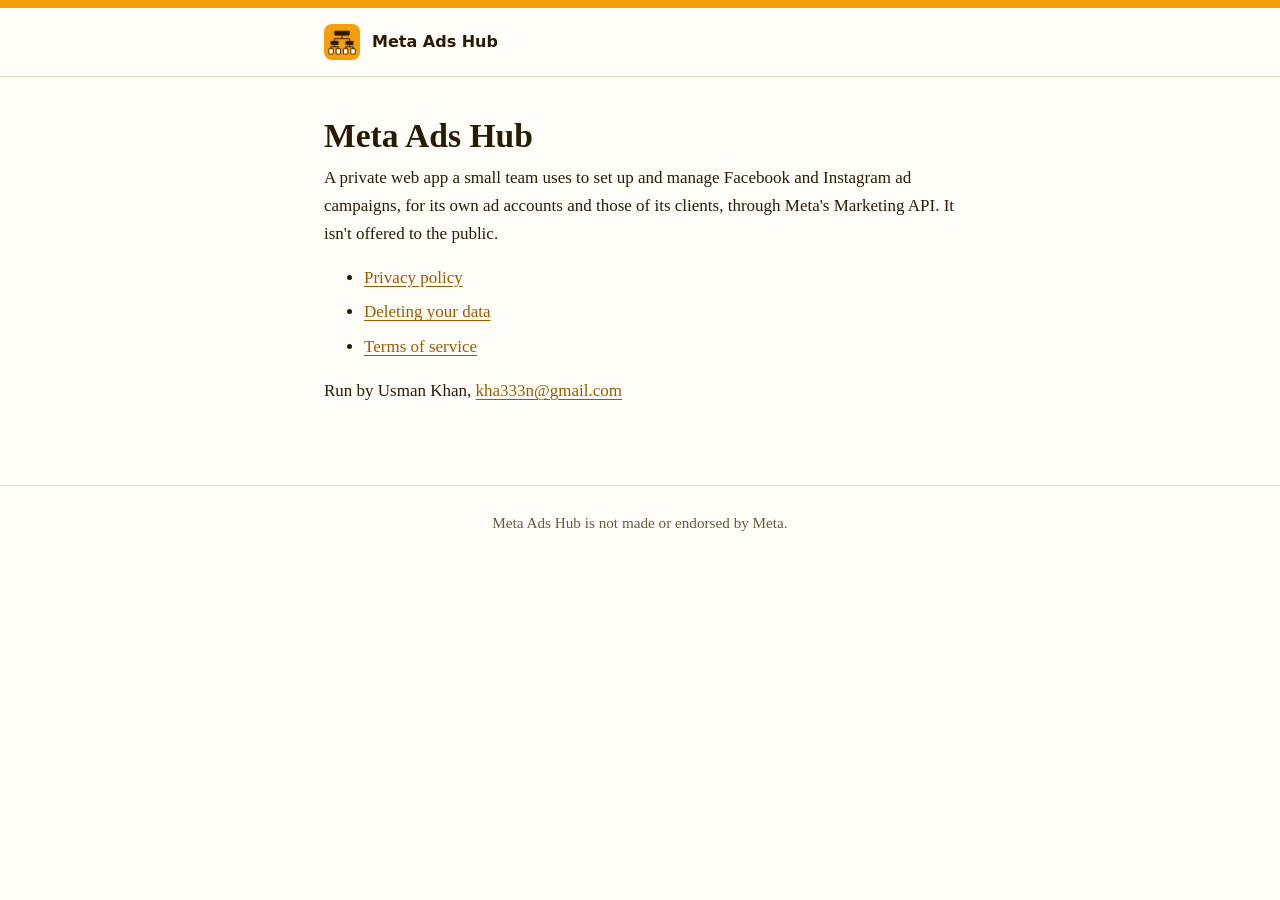
<file: index.html>
<!doctype html>
<html lang="en">
<head>
  <meta charset="utf-8">
  <meta name="viewport" content="width=device-width, initial-scale=1">
  <title>Meta Ads Hub</title>
  <meta name="description" content="A private web app a small team uses to manage Facebook and Instagram ad campaigns.">
  <link rel="icon" href="icon.png">
  <link rel="stylesheet" href="style.css">
</head>
<body>
  <header><a href="./"><img src="icon.png" alt="">Meta Ads Hub</a></header>
  <main>
    <h1>Meta Ads Hub</h1>
    <p>A private web app a small team uses to set up and manage Facebook and Instagram ad campaigns, for its own ad
      accounts and those of its clients, through Meta's Marketing API. It isn't offered to the public.</p>
    <ul>
      <li><a href="privacy/">Privacy policy</a></li>
      <li><a href="data-deletion/">Deleting your data</a></li>
      <li><a href="terms/">Terms of service</a></li>
    </ul>
    <p>Run by Usman Khan, <a href="mailto:kha333n@gmail.com">kha333n@gmail.com</a></p>
  </main>
  <footer>Meta Ads Hub is not made or endorsed by Meta.</footer>
</body>
</html>
</file>
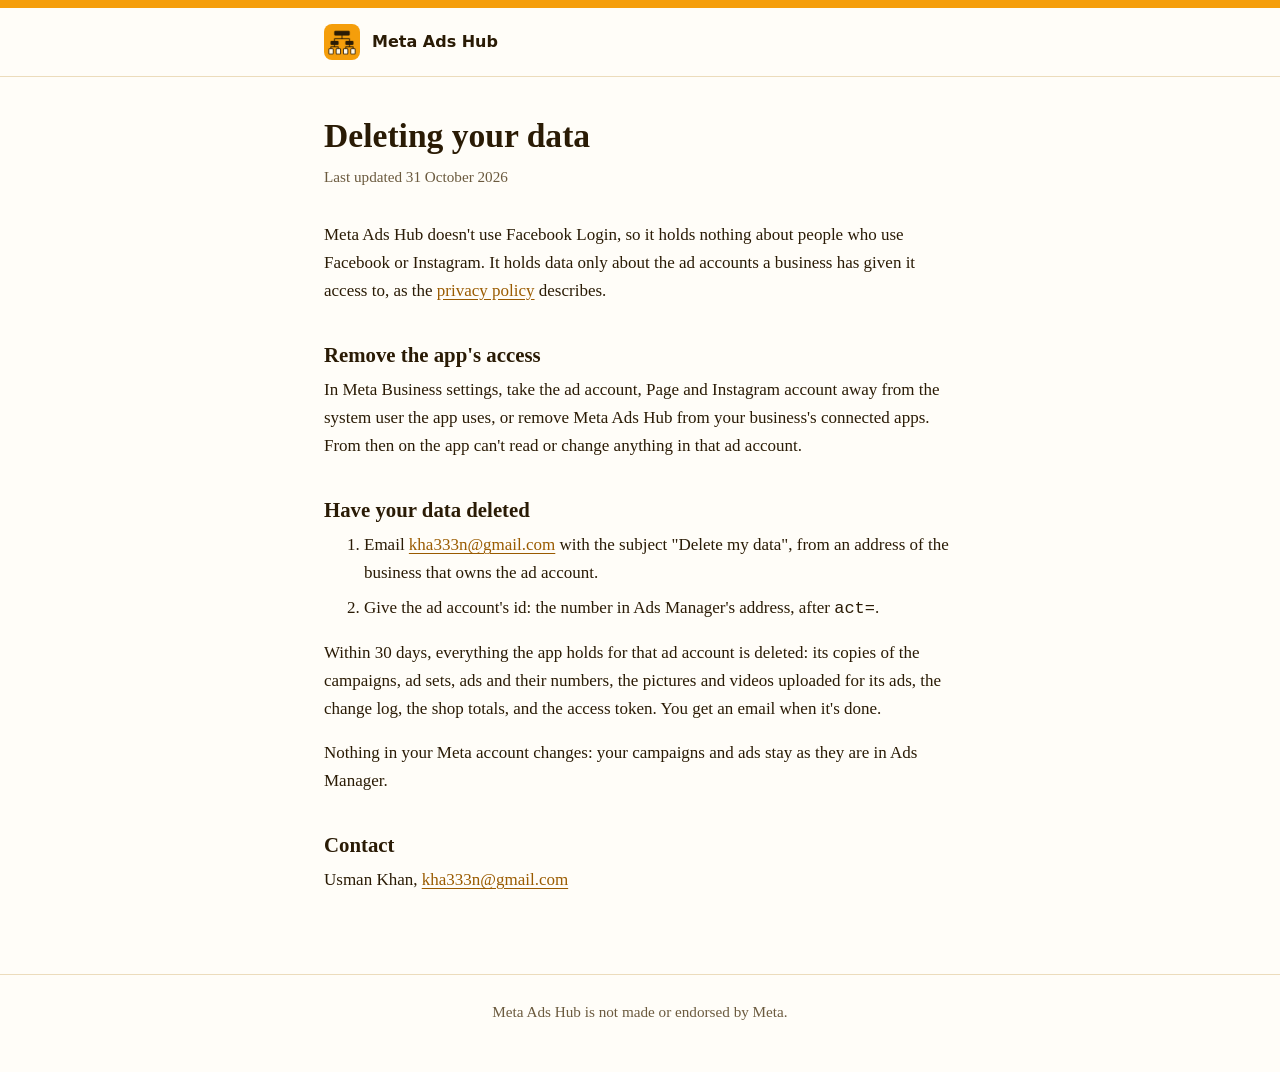
<file: data-deletion/index.html>
<!doctype html>
<html lang="en">
<head>
  <meta charset="utf-8">
  <meta name="viewport" content="width=device-width, initial-scale=1">
  <title>Deleting your data · Meta Ads Hub</title>
  <meta name="description" content="How to remove Meta Ads Hub's access to an ad account and have its data deleted.">
  <link rel="icon" href="../icon.png">
  <link rel="stylesheet" href="../style.css">
</head>
<body>
  <header><a href="../"><img src="../icon.png" alt="">Meta Ads Hub</a></header>
  <main>
    <h1>Deleting your data</h1>
    <p class="updated">Last updated 31 October 2026</p>

    <p>Meta Ads Hub doesn't use Facebook Login, so it holds nothing about people who use Facebook or Instagram. It
      holds data only about the ad accounts a business has given it access to, as the
      <a href="../privacy/">privacy policy</a> describes.</p>

    <h2>Remove the app's access</h2>
    <p>In Meta Business settings, take the ad account, Page and Instagram account away from the system user the app
      uses, or remove Meta Ads Hub from your business's connected apps. From then on the app can't read or change
      anything in that ad account.</p>

    <h2>Have your data deleted</h2>
    <ol>
      <li>Email <a href="mailto:kha333n@gmail.com?subject=Delete%20my%20data">kha333n@gmail.com</a> with the subject
        "Delete my data", from an address of the business that owns the ad account.</li>
      <li>Give the ad account's id: the number in Ads Manager's address, after <code>act=</code>.</li>
    </ol>
    <p>Within 30 days, everything the app holds for that ad account is deleted: its copies of the campaigns, ad sets,
      ads and their numbers, the pictures and videos uploaded for its ads, the change log, the shop totals, and the
      access token. You get an email when it's done.</p>
    <p>Nothing in your Meta account changes: your campaigns and ads stay as they are in Ads Manager.</p>

    <h2>Contact</h2>
    <p>Usman Khan, <a href="mailto:kha333n@gmail.com">kha333n@gmail.com</a></p>
  </main>
  <footer>Meta Ads Hub is not made or endorsed by Meta.</footer>
</body>
</html>
</file>
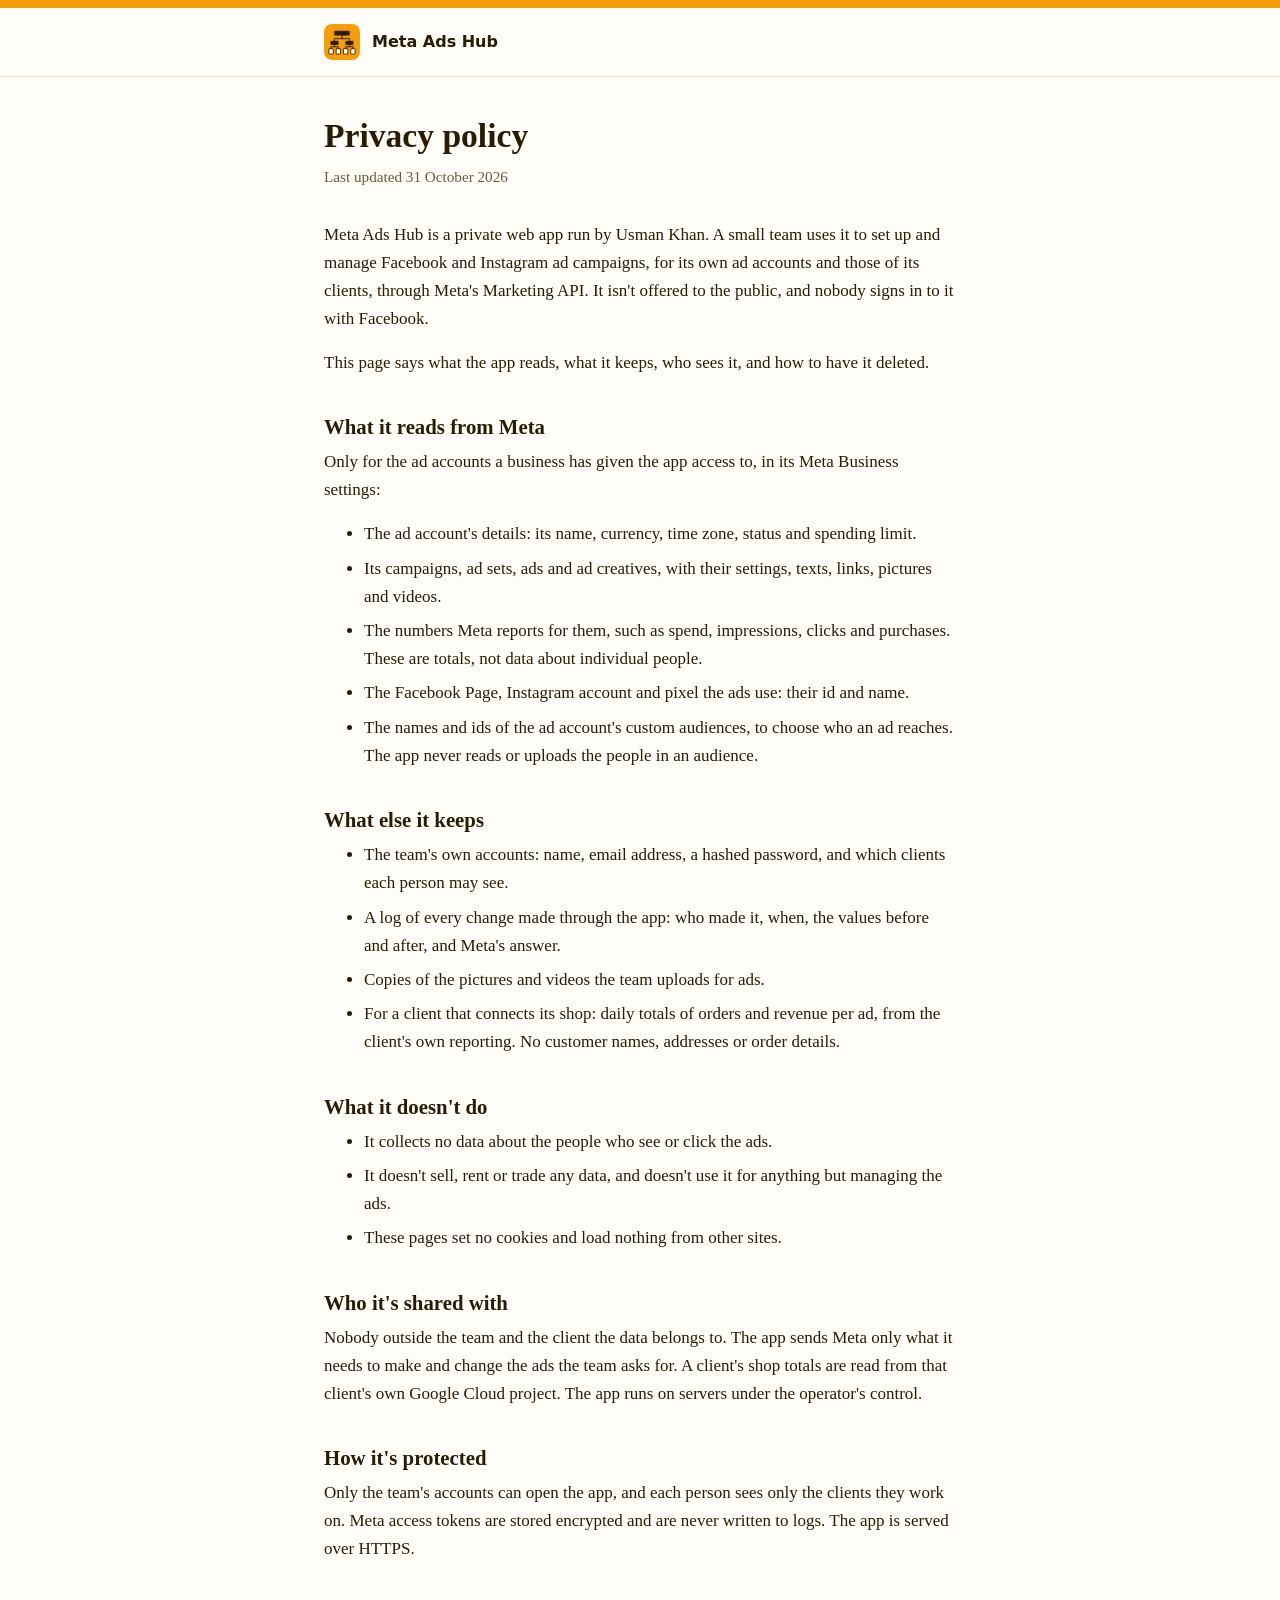
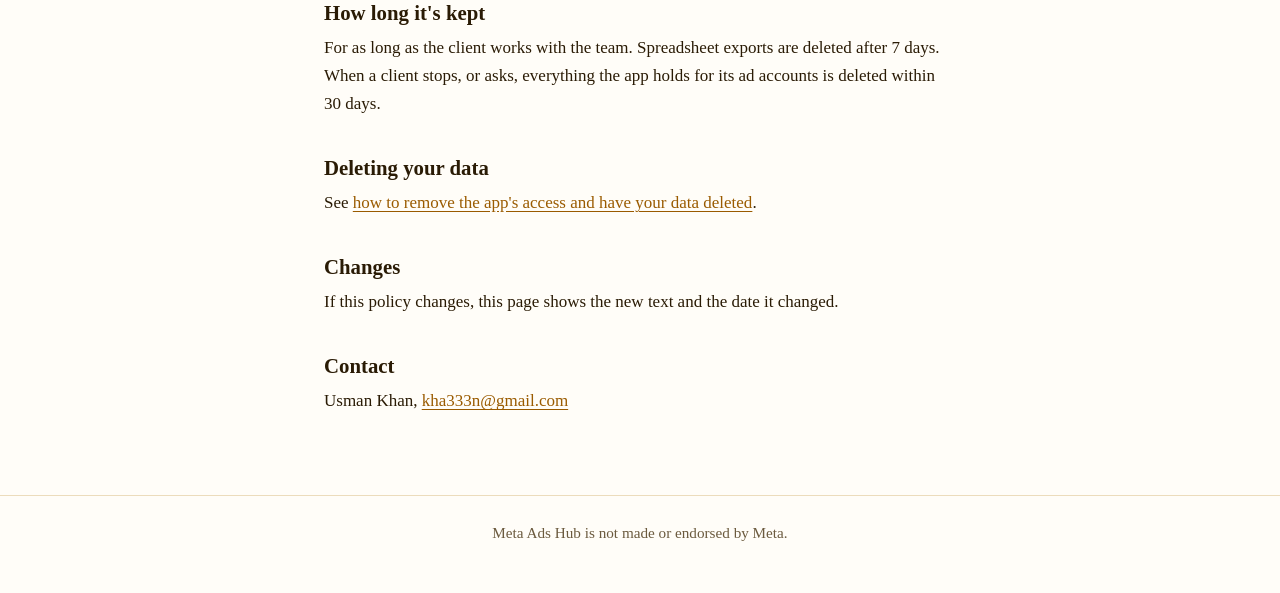
<file: privacy/index.html>
<!doctype html>
<html lang="en">
<head>
  <meta charset="utf-8">
  <meta name="viewport" content="width=device-width, initial-scale=1">
  <title>Privacy policy · Meta Ads Hub</title>
  <meta name="description" content="What Meta Ads Hub reads from Meta, what it keeps, and how to have it deleted.">
  <link rel="icon" href="../icon.png">
  <link rel="stylesheet" href="../style.css">
</head>
<body>
  <header><a href="../"><img src="../icon.png" alt="">Meta Ads Hub</a></header>
  <main>
    <h1>Privacy policy</h1>
    <p class="updated">Last updated 31 October 2026</p>

    <p>Meta Ads Hub is a private web app run by Usman Khan. A small team uses it to set up and manage Facebook and
      Instagram ad campaigns, for its own ad accounts and those of its clients, through Meta's Marketing API. It isn't
      offered to the public, and nobody signs in to it with Facebook.</p>
    <p>This page says what the app reads, what it keeps, who sees it, and how to have it deleted.</p>

    <h2>What it reads from Meta</h2>
    <p>Only for the ad accounts a business has given the app access to, in its Meta Business settings:</p>
    <ul>
      <li>The ad account's details: its name, currency, time zone, status and spending limit.</li>
      <li>Its campaigns, ad sets, ads and ad creatives, with their settings, texts, links, pictures and videos.</li>
      <li>The numbers Meta reports for them, such as spend, impressions, clicks and purchases. These are totals, not
        data about individual people.</li>
      <li>The Facebook Page, Instagram account and pixel the ads use: their id and name.</li>
      <li>The names and ids of the ad account's custom audiences, to choose who an ad reaches. The app never reads or
        uploads the people in an audience.</li>
    </ul>

    <h2>What else it keeps</h2>
    <ul>
      <li>The team's own accounts: name, email address, a hashed password, and which clients each person may see.</li>
      <li>A log of every change made through the app: who made it, when, the values before and after, and Meta's
        answer.</li>
      <li>Copies of the pictures and videos the team uploads for ads.</li>
      <li>For a client that connects its shop: daily totals of orders and revenue per ad, from the client's own
        reporting. No customer names, addresses or order details.</li>
    </ul>

    <h2>What it doesn't do</h2>
    <ul>
      <li>It collects no data about the people who see or click the ads.</li>
      <li>It doesn't sell, rent or trade any data, and doesn't use it for anything but managing the ads.</li>
      <li>These pages set no cookies and load nothing from other sites.</li>
    </ul>

    <h2>Who it's shared with</h2>
    <p>Nobody outside the team and the client the data belongs to. The app sends Meta only what it needs to make and
      change the ads the team asks for. A client's shop totals are read from that client's own Google Cloud project.
      The app runs on servers under the operator's control.</p>

    <h2>How it's protected</h2>
    <p>Only the team's accounts can open the app, and each person sees only the clients they work on. Meta access
      tokens are stored encrypted and are never written to logs. The app is served over HTTPS.</p>

    <h2>How long it's kept</h2>
    <p>For as long as the client works with the team. Spreadsheet exports are deleted after 7 days. When a client
      stops, or asks, everything the app holds for its ad accounts is deleted within 30 days.</p>

    <h2>Deleting your data</h2>
    <p>See <a href="../data-deletion/">how to remove the app's access and have your data deleted</a>.</p>

    <h2>Changes</h2>
    <p>If this policy changes, this page shows the new text and the date it changed.</p>

    <h2>Contact</h2>
    <p>Usman Khan, <a href="mailto:kha333n@gmail.com">kha333n@gmail.com</a></p>
  </main>
  <footer>Meta Ads Hub is not made or endorsed by Meta.</footer>
</body>
</html>
</file>
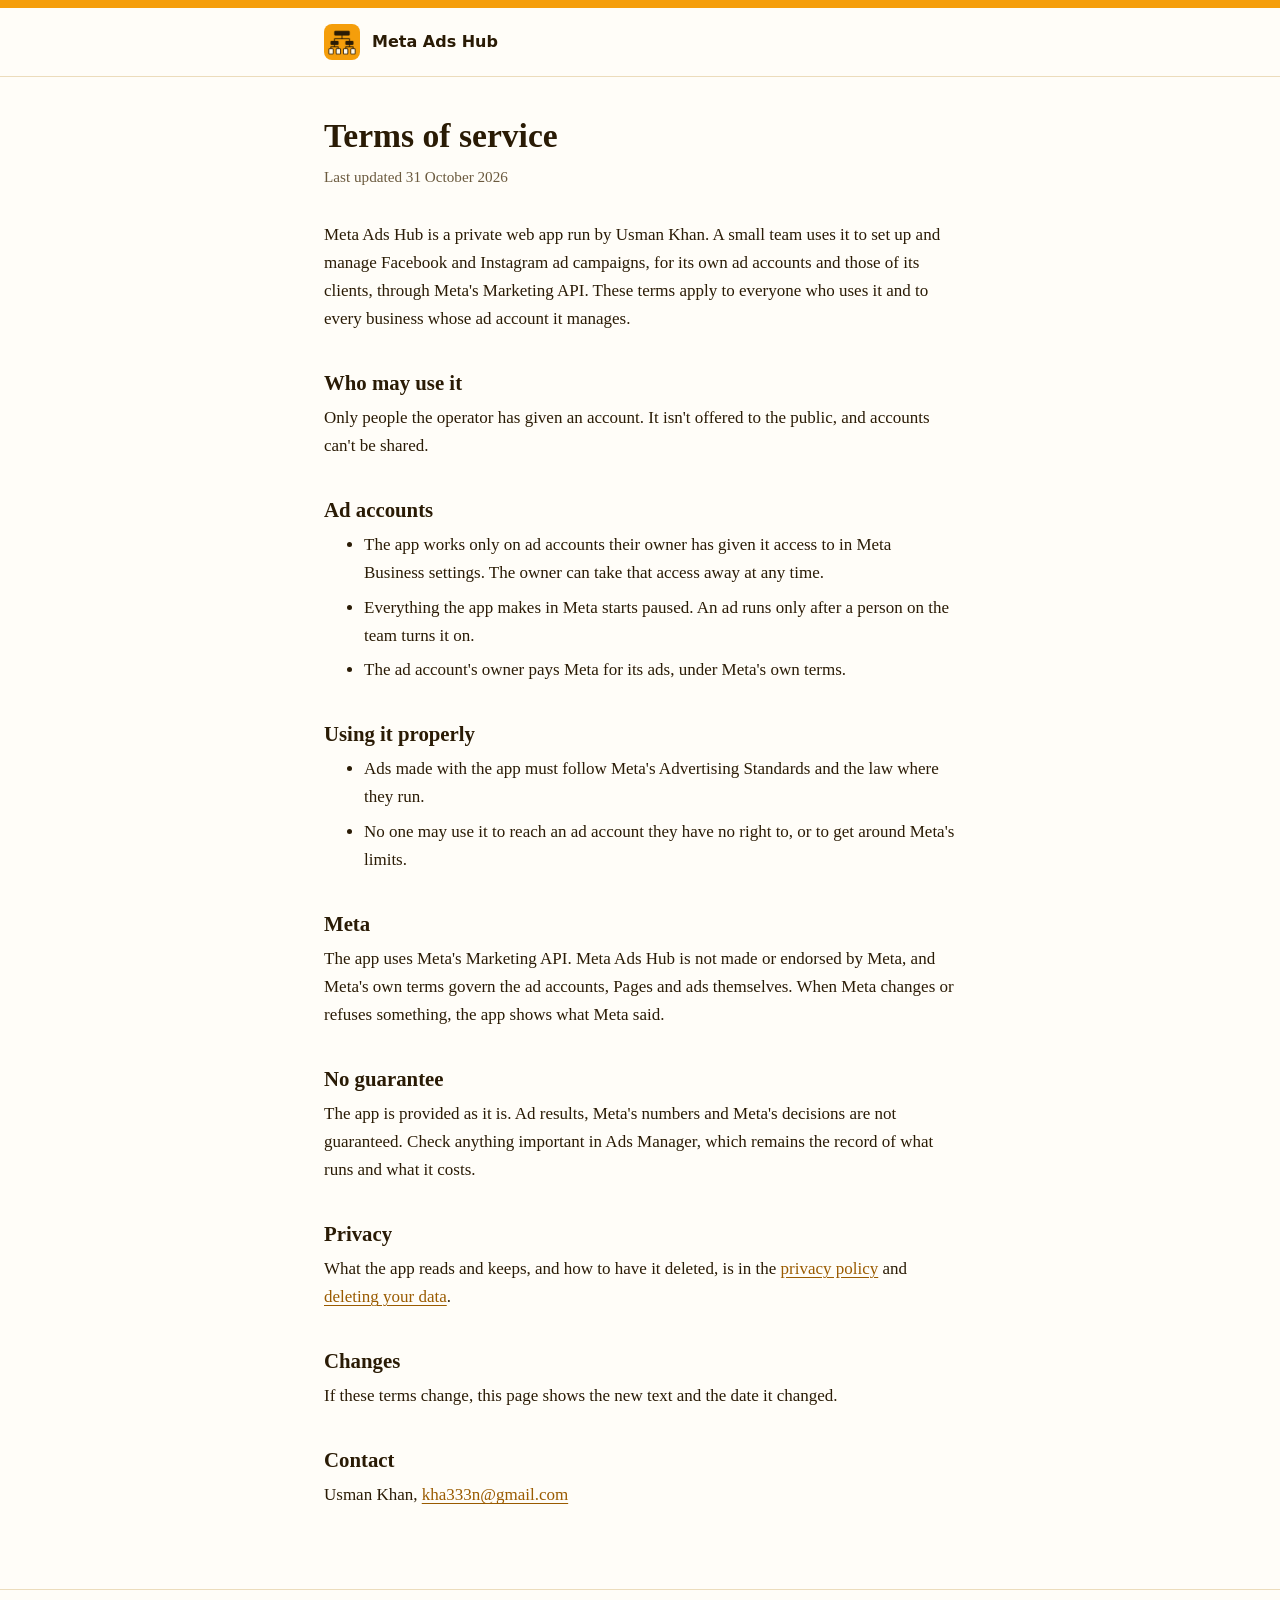
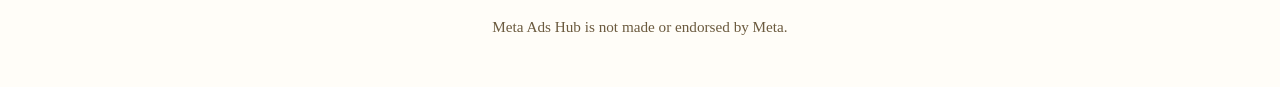
<file: terms/index.html>
<!doctype html>
<html lang="en">
<head>
  <meta charset="utf-8">
  <meta name="viewport" content="width=device-width, initial-scale=1">
  <title>Terms of service · Meta Ads Hub</title>
  <meta name="description" content="The terms on which Meta Ads Hub is used.">
  <link rel="icon" href="../icon.png">
  <link rel="stylesheet" href="../style.css">
</head>
<body>
  <header><a href="../"><img src="../icon.png" alt="">Meta Ads Hub</a></header>
  <main>
    <h1>Terms of service</h1>
    <p class="updated">Last updated 31 October 2026</p>

    <p>Meta Ads Hub is a private web app run by Usman Khan. A small team uses it to set up and manage Facebook and
      Instagram ad campaigns, for its own ad accounts and those of its clients, through Meta's Marketing API. These
      terms apply to everyone who uses it and to every business whose ad account it manages.</p>

    <h2>Who may use it</h2>
    <p>Only people the operator has given an account. It isn't offered to the public, and accounts can't be
      shared.</p>

    <h2>Ad accounts</h2>
    <ul>
      <li>The app works only on ad accounts their owner has given it access to in Meta Business settings. The owner
        can take that access away at any time.</li>
      <li>Everything the app makes in Meta starts paused. An ad runs only after a person on the team turns it on.</li>
      <li>The ad account's owner pays Meta for its ads, under Meta's own terms.</li>
    </ul>

    <h2>Using it properly</h2>
    <ul>
      <li>Ads made with the app must follow Meta's Advertising Standards and the law where they run.</li>
      <li>No one may use it to reach an ad account they have no right to, or to get around Meta's limits.</li>
    </ul>

    <h2>Meta</h2>
    <p>The app uses Meta's Marketing API. Meta Ads Hub is not made or endorsed by Meta, and Meta's own terms govern
      the ad accounts, Pages and ads themselves. When Meta changes or refuses something, the app shows what Meta
      said.</p>

    <h2>No guarantee</h2>
    <p>The app is provided as it is. Ad results, Meta's numbers and Meta's decisions are not guaranteed. Check
      anything important in Ads Manager, which remains the record of what runs and what it costs.</p>

    <h2>Privacy</h2>
    <p>What the app reads and keeps, and how to have it deleted, is in the <a href="../privacy/">privacy policy</a>
      and <a href="../data-deletion/">deleting your data</a>.</p>

    <h2>Changes</h2>
    <p>If these terms change, this page shows the new text and the date it changed.</p>

    <h2>Contact</h2>
    <p>Usman Khan, <a href="mailto:kha333n@gmail.com">kha333n@gmail.com</a></p>
  </main>
  <footer>Meta Ads Hub is not made or endorsed by Meta.</footer>
</body>
</html>
</file>
<file: style.css>
/* The public pages of Meta Ads Hub's Meta app: its privacy policy and data deletion instructions. Nothing loads from
   another site, so the pages set no cookies and tell nobody who read them. */

:root {
  --ink: #2a1b05;
  --paper: #fffdf8;
  --amber: #f59e0b;
  --muted: #6b5a3e;
  --rule: #ecdcbc;
}

* { box-sizing: border-box; }

html { background: var(--paper); color: var(--ink); }

body {
  margin: 0;
  font: 1.0625rem/1.65 Charter, "Bitstream Charter", "Sitka Text", Cambria, Georgia, serif;
}

header {
  border-top: 0.5rem solid var(--amber);
  border-bottom: 1px solid var(--rule);
}

header a, main { max-width: 42rem; margin: 0 auto; padding: 0 1.25rem; }

header a {
  display: flex;
  align-items: center;
  gap: 0.75rem;
  padding-block: 1rem;
  color: inherit;
  text-decoration: none;
  font: 600 1rem/1.2 system-ui, sans-serif;
}

header img { width: 2.25rem; height: 2.25rem; border-radius: 0.5rem; }

main { padding-block: 2.5rem 4rem; }

h1 { font-size: 2.1rem; line-height: 1.15; margin: 0 0 0.5rem; }

h2 { font-size: 1.3rem; line-height: 1.3; margin: 2.25rem 0 0.5rem; }

p, ul, ol { margin: 0 0 1rem; }

li { margin-bottom: 0.4rem; }

.updated { color: var(--muted); font-size: 0.95rem; margin-bottom: 2rem; }

a { color: #9a5b00; text-underline-offset: 0.15em; }

a:focus-visible { outline: 3px solid var(--amber); outline-offset: 2px; border-radius: 2px; }

footer {
  border-top: 1px solid var(--rule);
  color: var(--muted);
  font-size: 0.95rem;
  padding: 1.5rem 1.25rem 3rem;
  text-align: center;
}

@media (prefers-color-scheme: dark) {
  :root { --ink: #f6ead2; --paper: #1d1508; --muted: #c4b08c; --rule: #4a3a1c; }
  a { color: #fbbf24; }
}
</file>
